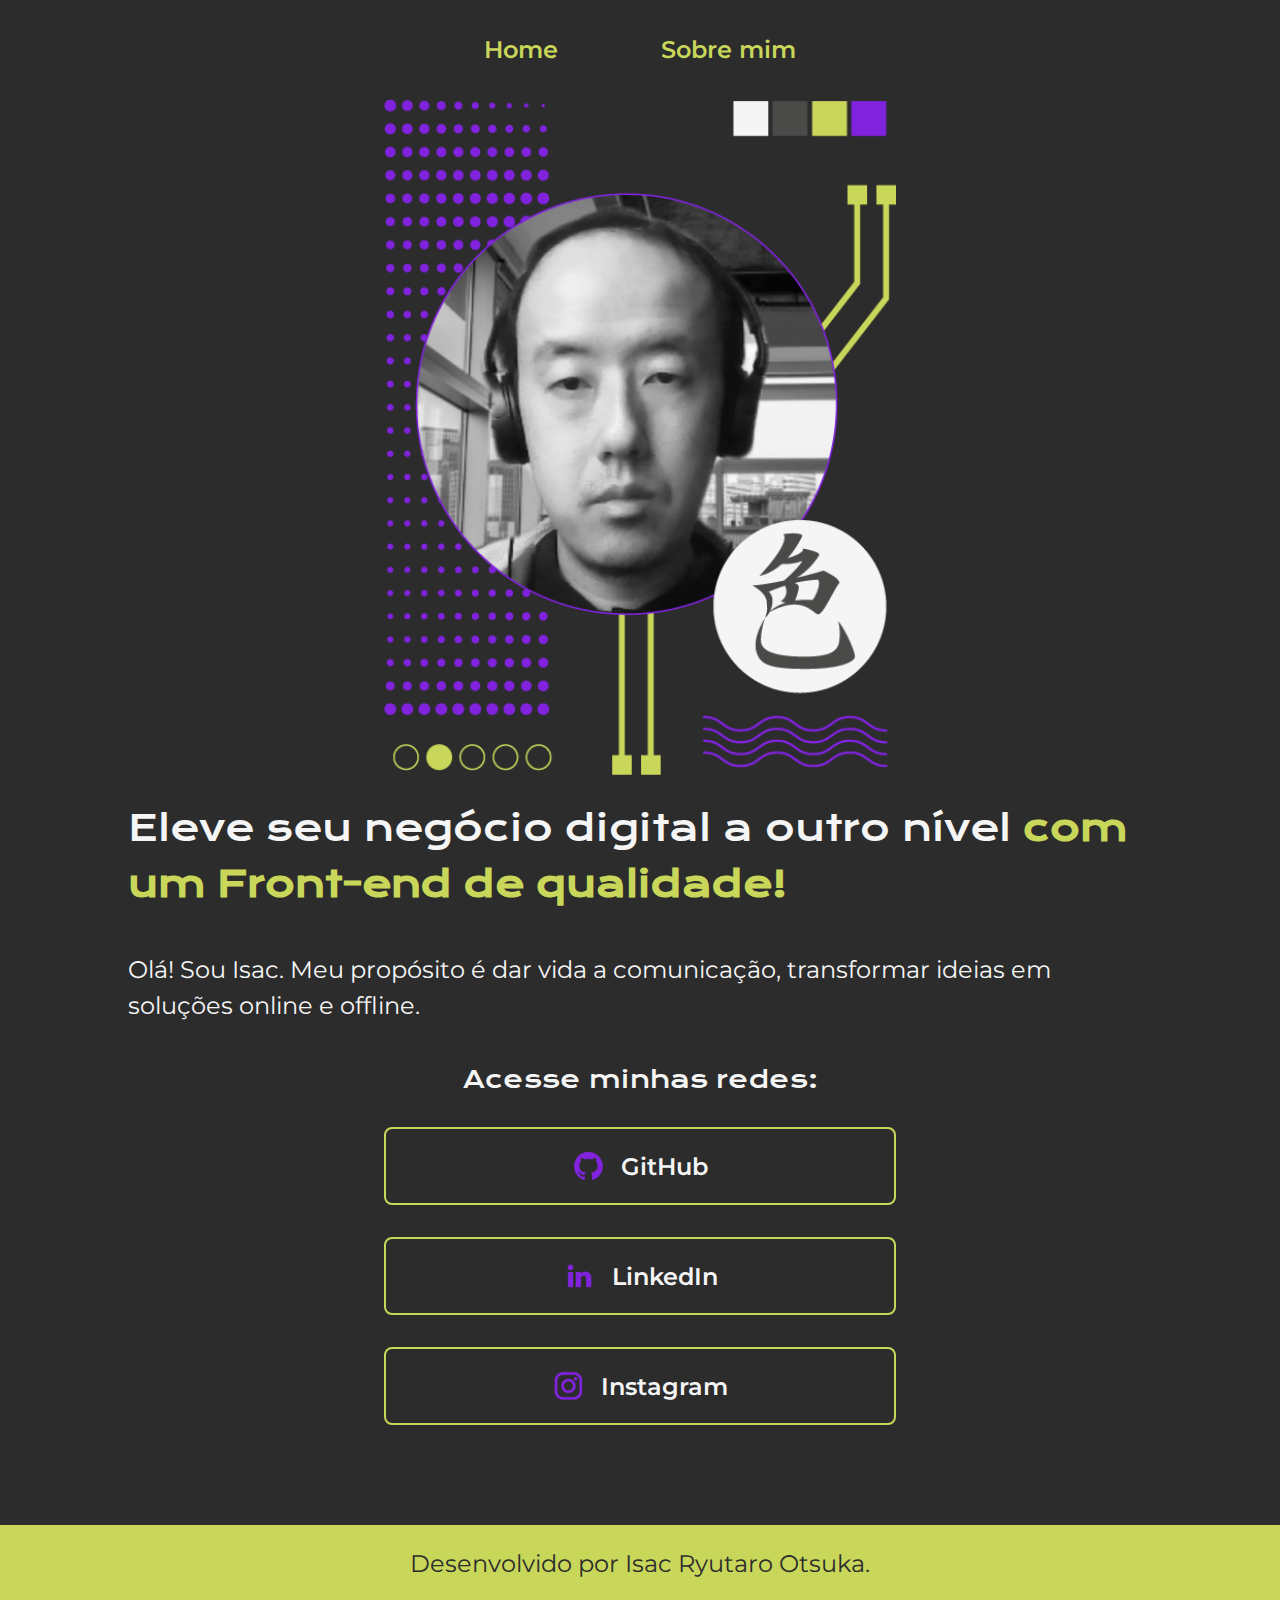
<file: index.html>
<!DOCTYPE html>
<html lang="pt-br">
<head>
    <meta charset="UTF-8">
    <meta name="viewport" content="width=device-width, initial-scale=1.0">
    <title>Portfolio</title>
    <link rel="stylesheet" href="./styles/styles.css">
    <!--AUTOR: Isac Ryutaro Otsuka-->
    <!--CURSO: Formação em HTML e CSS da ALura-->
    <!--ANO: 2024/08 -->
</head>
<body>
    <header class="cabecalho">
        <nav  class="cabecalho__menu">
            <a class="cabecalho__menu__link" href="index.html">Home</a>
            <a class="cabecalho__menu__link" href="about.html">Sobre mim</a>
        </nav>
    </header>

    <main class="apresentacao">
        <section class="apresentacao__conteudo">
            <h1 class="apresentacao__conteudo__titulo">Eleve seu negócio digital a outro nível <strong class="destaque">com um Front-end de qualidade!</strong></h1>
            <p class="apresentacao__conteudo__texto">Olá! Sou Isac. Meu propósito é dar vida a comunicação, transformar ideias em soluções online e offline.</p>
            <div class="apresentacao__social">
                <h2 class="apresentacao__social__subtitulo">Acesse minhas redes:</h2>
                <a class="apresentacao__social__botao" href="https://github.com/i-otsuka" target="_blank">
                    <img src="./assets/github.png" alt="Ícone do GitHub">
                    GitHub
                </a>
                <a class="apresentacao__social__botao" href="https://linkedin.com/in/irotsuka" target="_blank">
                    <img src="./assets/linkedin.png" alt="Ícone do LinkedIn">LinkedIn
                </a>
                <a class="apresentacao__social__botao" href="https://instagram.com/irodesign567" target="_blank">
                    <img src="./assets/instagram.png" alt="Ícone do Instagram">
                    Instagram
                </a>
                
            </div>

        </section>
        <img class="apresentacao__imagem" src="./assets/imagem-perfil.png" alt="Imagem de perfil de Isac">
    </main>

    <footer class="rodape">
        <p class="rodape__texto">Desenvolvido por <a href="#" class="rodape__link">Isac Ryutaro Otsuka</a>.</p>
    </footer>
</body>
</html>
</file>
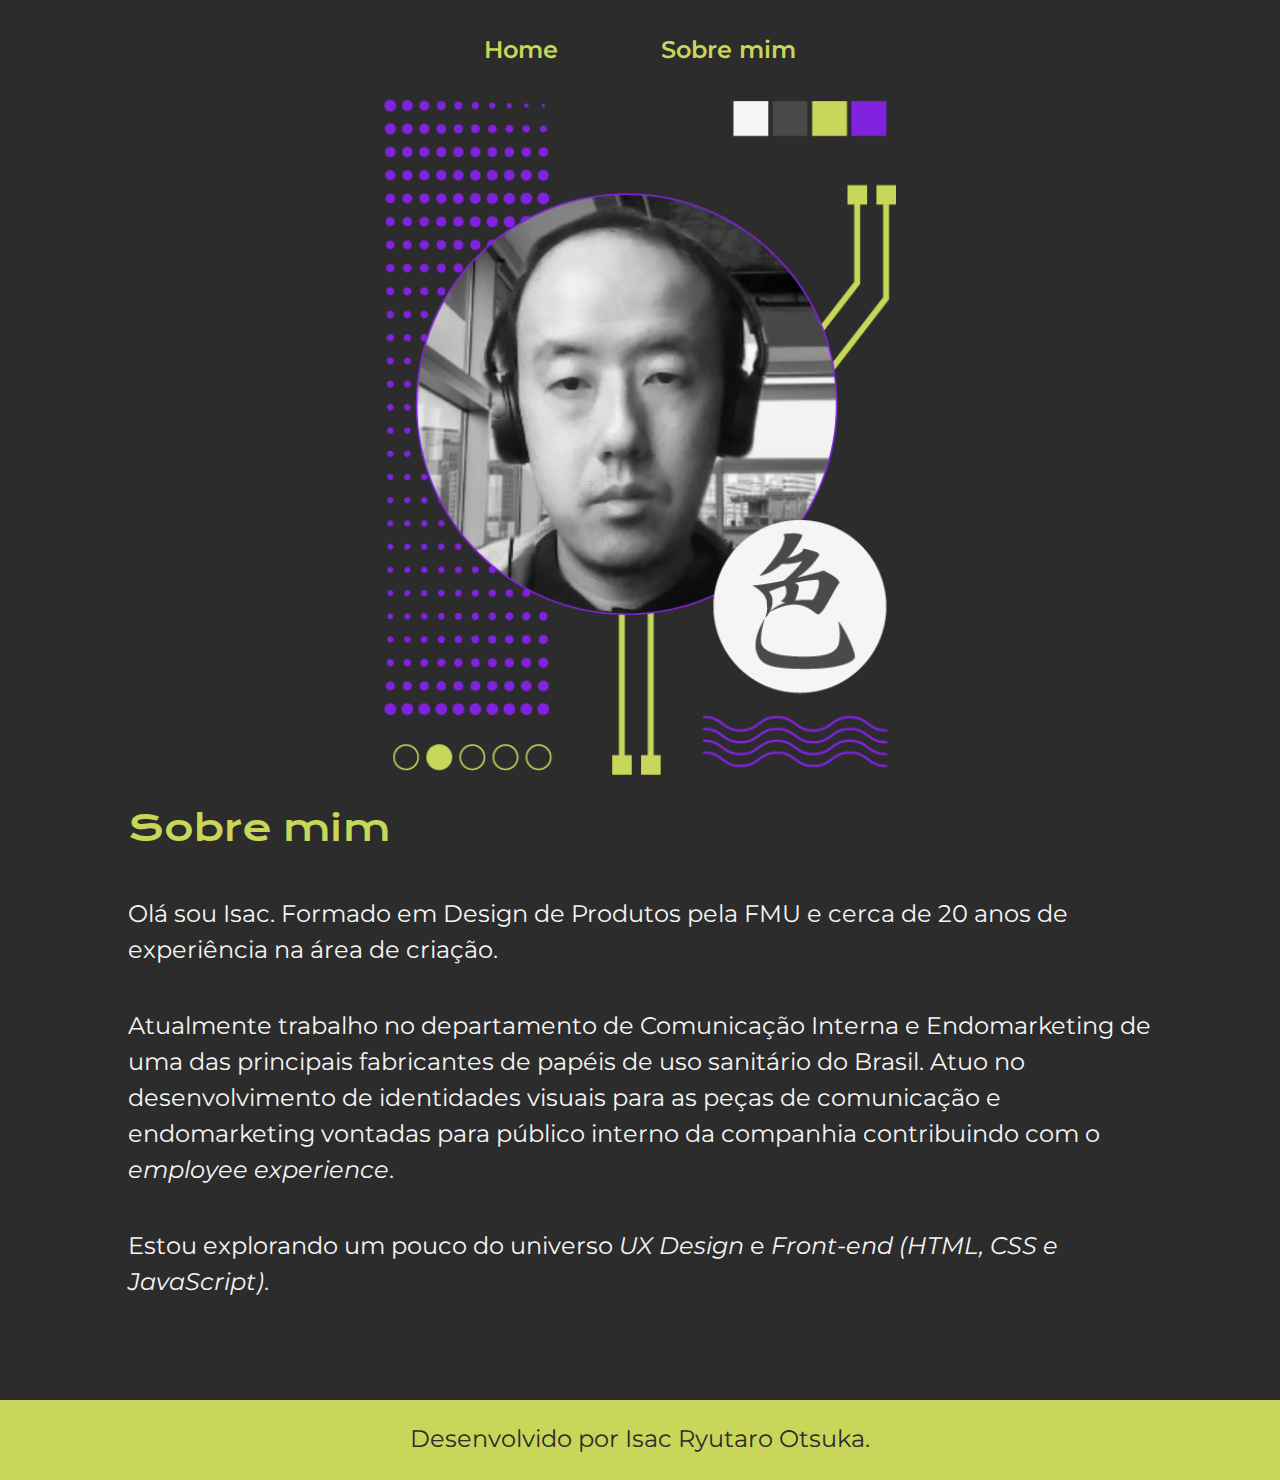
<file: about.html>
<!DOCTYPE html>
<html lang="pt-br">
<head>
    <meta charset="UTF-8">
    <meta name="viewport" content="width=device-width, initial-scale=1.0">
    <title>Sobre mim</title>
    <link rel="stylesheet" href="./styles/styles.css">
    <!--AUTOR: Isac Ryutaro Otsuka-->
    <!--CURSO: Formação em HTML e CSS da ALura-->
    <!--ANO: 2024/08 -->
</head>
<body>
    <header class="cabecalho">
        <nav  class="cabecalho__menu">
            <a class="cabecalho__menu__link" href="index.html">Home</a>
            <a class="cabecalho__menu__link" href="about.html">Sobre mim</a>
        </nav>
    </header>

    <main class="apresentacao">
        
        <section class="apresentacao__conteudo">
            <h1 class="apresentacao__conteudo__titulo destaque">Sobre mim</h1>
            <p class="apresentacao__conteudo__texto">Olá sou Isac. Formado em Design de Produtos pela FMU e cerca de 20 anos de experiência na área de criação.</p>
            <p class="apresentacao__conteudo__texto">Atualmente trabalho no departamento de Comunicação Interna e Endomarketing de uma das principais fabricantes de papéis de uso sanitário do Brasil. Atuo no desenvolvimento de identidades visuais para as peças de comunicação e endomarketing vontadas para público interno da companhia contribuindo com o <em>employee experience</em>.</p>
            <p class="apresentacao__conteudo__texto">Estou explorando um pouco do universo <em>UX Design</em> e <em>Front-end (HTML, CSS e JavaScript)</em>.</p>
        </section>
        <img class="apresentacao__imagem" src="./assets/imagem-perfil.png" alt="Imagem de perfil de Isac">
    </main>

    <footer class="rodape">
        <p class="rodape__texto">Desenvolvido por <a href="#" class="rodape__link">Isac Ryutaro Otsuka</a>.</p>
    </footer>
</body>
</html>
</file>
<file: styles/styles.css>
@charset "UTF-8";
@import url('https://fonts.googleapis.com/css2?family=Krona+One&family=Montserrat:ital,wght@0,100..900;1,100..900&display=swap');
/*AUTOR: Isac Ryutaro Otsuka*/
/*CURSO: Formação em HTML e CSS da ALura*/
/*ANO: 2024/08 */

:root{
    --1st-color:#2C2C2C;
    --2nd-color:#F5F5F5;
    --3rd-color:#C8D65A;
    --hvr-color:#4A4A49;
    --fnt-titulo: "Krona One", sans-serif;
    --fnt-corpo: "Montserrat", sans-serif;
}
*{
    padding: 0;
    margin: 0;
    box-sizing: border-box;
    text-decoration: none;
}

body{
    background-color: var(--1st-color);
    color: var(--2nd-color);
}
.cabecalho, .apresentacao{
    width: 62%;
    margin: 0 auto;
}
.cabecalho{
    font-family: var(--fnt-corpo);
    font-weight: 600;
    font-size: 1.5rem;
}
.cabecalho__menu{
    margin: 25px auto 25px;
    display: flex;
    align-items: flex-start;
    gap:80px;
}

.cabecalho__menu__link{
    padding: 10px 0;
    color:  var(--3rd-color);
}

.cabecalho__menu__link:hover{
    color: var(--2nd-color);
}

.apresentacao{
    display: flex;
    align-items:flex-start;
    justify-content: space-between;
    gap: 5%;
}

.apresentacao__conteudo{
    display: flex;
    flex-direction: column;
    gap: 40px;
    width: 50%;
}

.apresentacao__conteudo__titulo{
    font-family: var(--fnt-titulo);
    font-weight: 400;
    font-style: normal;
    font-size: 2.25rem;
    line-height: 56px;
}

.destaque{
    color: var(--3rd-color);
}

.apresentacao__conteudo__texto{
    font-family: var(--fnt-corpo);
    font-optical-sizing: auto;
    font-weight: 400;
    font-style: normal;
    font-size: 1.5rem;
    line-height: 36px;
}

.apresentacao__social{
    display: flex;
    flex-direction: column;
    align-items: center;
    justify-content: space-between;
    gap: 32px;
}

.apresentacao__social__subtitulo{
    font-family: var(--fnt-titulo);
    font-weight: 400;
    font-size: 1.5rem;    
}
.apresentacao__social__botao{
    display:flex;
    align-items: center;
    justify-content: center;
    gap: 16px;
    border:2px solid  var(--3rd-color);
    border-radius: 8px;
    color: var(--2nd-color);
    font-family: var(--fnt-corpo);
    font-weight: 600;
    font-size: 1.5rem;
    text-align: center;
    padding: 21px 0;
    width: 50%;
}

.apresentacao__social__botao:hover{
    background: var(--hvr-color);
}

.apresentacao__imagem{
    width: 50%;
}

.rodape{
    background: var(--3rd-color);
    color: var(--1st-color);
    bottom: 0;
    height: 80px;
    padding: 24px;
    margin-top: 100px;
}

.rodape__texto{
    font-family: var(--fnt-corpo);
    font-optical-sizing: auto;
    font-weight: 400;
    font-style: normal;
    font-size: 1.5rem;
    text-align: center;

}
.rodape__link{
    color: var(--1st-color);

}
.rodape__link:hover{
    color:  var(--2nd-color);
}

/*responsividade Telas menores que 1350px*/

@media (max-width:1350px) {
    .cabecalho, .apresentacao{
        width: 80%;
    }

    .cabecalho__menu{
        display: flex;
        justify-content: center;
        gap:10%;
    }

    .apresentacao{
        flex-direction: column-reverse;
        justify-content: flex-star;
        align-items: center;
        gap: 25px;
    }

    .apresentacao__conteudo{
        width: auto;
    }

}

@media (max-width:700px){

    .apresentacao__imagem{
        width: 70%;
    }
    .apresentacao__social__botao{
        width: 100%;
    }
    .rodape__texto{
        font-size: 1rem;
    }
}
</file>
